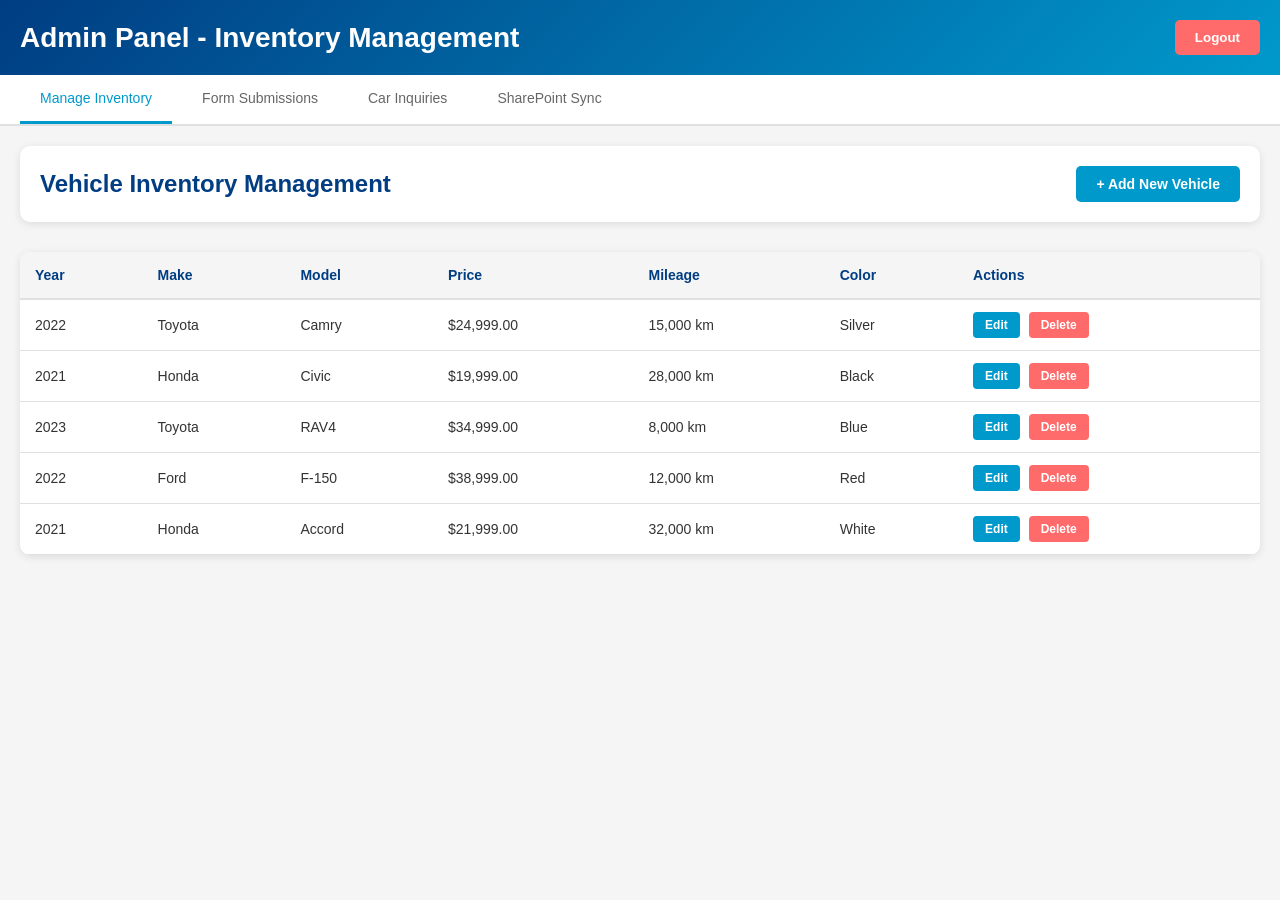
<file: admin.html>
<!DOCTYPE html>
<html lang="en">
<head>
    <meta charset="UTF-8">
    <meta name="viewport" content="width=device-width, initial-scale=1.0">
    <title>Admin Panel - Wavy Automotive Inc.</title>
    <link rel="stylesheet" href="css/admin.css">
</head>
<body>
    <div class="admin-container">
        <!-- Header -->
        <header class="admin-header">
            <div class="header-content">
                <h1>Admin Panel - Inventory Management</h1>
                <button class="btn-logout" onclick="logout()">Logout</button>
            </div>
        </header>

        <!-- Navigation -->
        <nav class="admin-nav">
            <button class="nav-btn active" onclick="switchTab('inventory')">Manage Inventory</button>
            <button class="nav-btn" onclick="switchTab('submissions')">Form Submissions</button>
            <button class="nav-btn" onclick="switchTab('inquiries')">Car Inquiries</button>
            <button class="nav-btn" onclick="switchTab('sharepoint')">SharePoint Sync</button>
        </nav>

        <!-- Main Content -->
        <main class="admin-main">
            <!-- Inventory Management Tab -->
            <section id="inventoryTab" class="tab-content active">
                <div class="section-header">
                    <h2>Vehicle Inventory Management</h2>
                    <button class="btn-primary" onclick="showAddVehicleForm()">+ Add New Vehicle</button>
                </div>

                <!-- Add/Edit Vehicle Form -->
                <div id="vehicleForm" class="vehicle-form" style="display: none;">
                    <h3 id="formTitle">Add New Vehicle</h3>
                    <form onsubmit="handleVehicleFormSubmit(event)">
                        <div class="form-row">
                            <div class="form-group">
                                <label for="make">Make *</label>
                                <input type="text" id="make" name="make" required>
                            </div>
                            <div class="form-group">
                                <label for="model">Model *</label>
                                <input type="text" id="model" name="model" required>
                            </div>
                        </div>
                        <div class="form-row">
                            <div class="form-group">
                                <label for="year">Year *</label>
                                <input type="number" id="year" name="year" min="1990" max="2099" required>
                            </div>
                            <div class="form-group">
                                <label for="price">Price *</label>
                                <input type="number" id="price" name="price" min="0" step="0.01" required>
                            </div>
                        </div>
                        <div class="form-row">
                            <div class="form-group">
                                <label for="mileage">Mileage (km) *</label>
                                <input type="number" id="mileage" name="mileage" min="0" required>
                            </div>
                            <div class="form-group">
                                <label for="color">Color</label>
                                <input type="text" id="color" name="color">
                            </div>
                        </div>
                        <div class="form-group">
                            <label for="image">Image URL</label>
                            <input type="url" id="image" name="image" placeholder="https://example.com/car-image.jpg">
                        </div>
                        <div class="form-actions">
                            <button type="submit" class="btn-primary">Save Vehicle</button>
                            <button type="button" class="btn-secondary" onclick="cancelVehicleForm()">Cancel</button>
                            <input type="hidden" id="editingCarId" value="">
                        </div>
                    </form>
                </div>

                <!-- Inventory Table -->
                <div class="table-container">
                    <table class="inventory-table">
                        <thead>
                            <tr>
                                <th>Year</th>
                                <th>Make</th>
                                <th>Model</th>
                                <th>Price</th>
                                <th>Mileage</th>
                                <th>Color</th>
                                <th>Actions</th>
                            </tr>
                        </thead>
                        <tbody id="inventoryTableBody">
                            <!-- Inventory rows will be inserted here -->
                        </tbody>
                    </table>
                    <p id="emptyMessage" class="empty-message">No vehicles in inventory. Add a new vehicle to get started.</p>
                </div>
            </section>

            <!-- Form Submissions Tab -->
            <section id="submissionsTab" class="tab-content">
                <div class="section-header">
                    <h2>Form Submissions</h2>
                    <button class="btn-secondary" onclick="clearSubmissions()">Clear All</button>
                </div>
                <div class="table-container">
                    <table class="submissions-table">
                        <thead>
                            <tr>
                                <th>Name</th>
                                <th>Email</th>
                                <th>Phone</th>
                                <th>Type</th>
                                <th>Date</th>
                                <th>Details</th>
                            </tr>
                        </thead>
                        <tbody id="submissionsTableBody">
                            <!-- Submissions will be inserted here -->
                        </tbody>
                    </table>
                    <p id="emptySubmissionsMessage" class="empty-message">No submissions yet.</p>
                </div>
            </section>

            <!-- Car Inquiries Tab -->
            <section id="inquiriesTab" class="tab-content">
                <div class="section-header">
                    <h2>Car Inquiries</h2>
                    <button class="btn-secondary" onclick="clearInquiries()">Clear All</button>
                </div>
                <div class="table-container">
                    <table class="inquiries-table">
                        <thead>
                            <tr>
                                <th>Vehicle</th>
                                <th>Name</th>
                                <th>Email</th>
                                <th>Phone</th>
                                <th>Test Drive</th>
                                <th>Date</th>
                                <th>Message</th>
                            </tr>
                        </thead>
                        <tbody id="inquiriesTableBody">
                            <!-- Inquiries will be inserted here -->
                        </tbody>
                    </table>
                    <p id="emptyInquiriesMessage" class="empty-message">No inquiries yet.</p>
                </div>
            </section>

            <!-- SharePoint Sync Tab -->
            <section id="sharepointTab" class="tab-content">
                <div class="section-header">
                    <h2>SharePoint Integration</h2>
                </div>
                <div class="sharepoint-info">
                    <h3>Connect to SharePoint Excel Sheet</h3>
                    <p>This feature allows you to sync your inventory with an Excel sheet stored on SharePoint. When enabled, your inventory will automatically update based on changes to the Excel file.</p>
                    
                    <div class="sharepoint-config">
                        <h4>SharePoint Configuration</h4>
                        <div class="form-group">
                            <label for="spSiteUrl">SharePoint Site URL *</label>
                            <input type="url" id="spSiteUrl" placeholder="https://wavyautomotive-my.sharepoint.com/personal/...">
                        </div>
                        <div class="form-group">
                            <label for="spSpreadsheetId">Spreadsheet ID *</label>
                            <input type="text" id="spSpreadsheetId" placeholder="Paste the spreadsheet ID from the SharePoint link">
                        </div>
                        <p class="info-text">The spreadsheet should have columns: Make, Model, Year, Price, Mileage, Color, Image URL</p>
                        <button class="btn-primary" onclick="setupSharePointSync()">Setup SharePoint Sync</button>
                    </div>

                    <div class="sync-status">
                        <h4>Sync Status</h4>
                        <p id="syncStatus" class="status-message">Not configured</p>
                        <button class="btn-secondary" onclick="syncInventoryNow()" style="display: none;" id="syncButton">Sync Now</button>
                    </div>

                    <div class="instructions">
                        <h4>Instructions:</h4>
                        <ol>
                            <li>Create an Excel file in SharePoint with your vehicle inventory</li>
                            <li>Copy the SharePoint URL and Spreadsheet ID above</li>
                            <li>Click "Setup SharePoint Sync" to establish the connection</li>
                            <li>Your inventory will automatically sync with the Excel file</li>
                        </ol>
                    </div>
                </div>
            </section>
        </main>
    </div>

    <script src="js/script.js"></script>
    <script src="js/admin.js"></script>
</body>
</html>
</file>
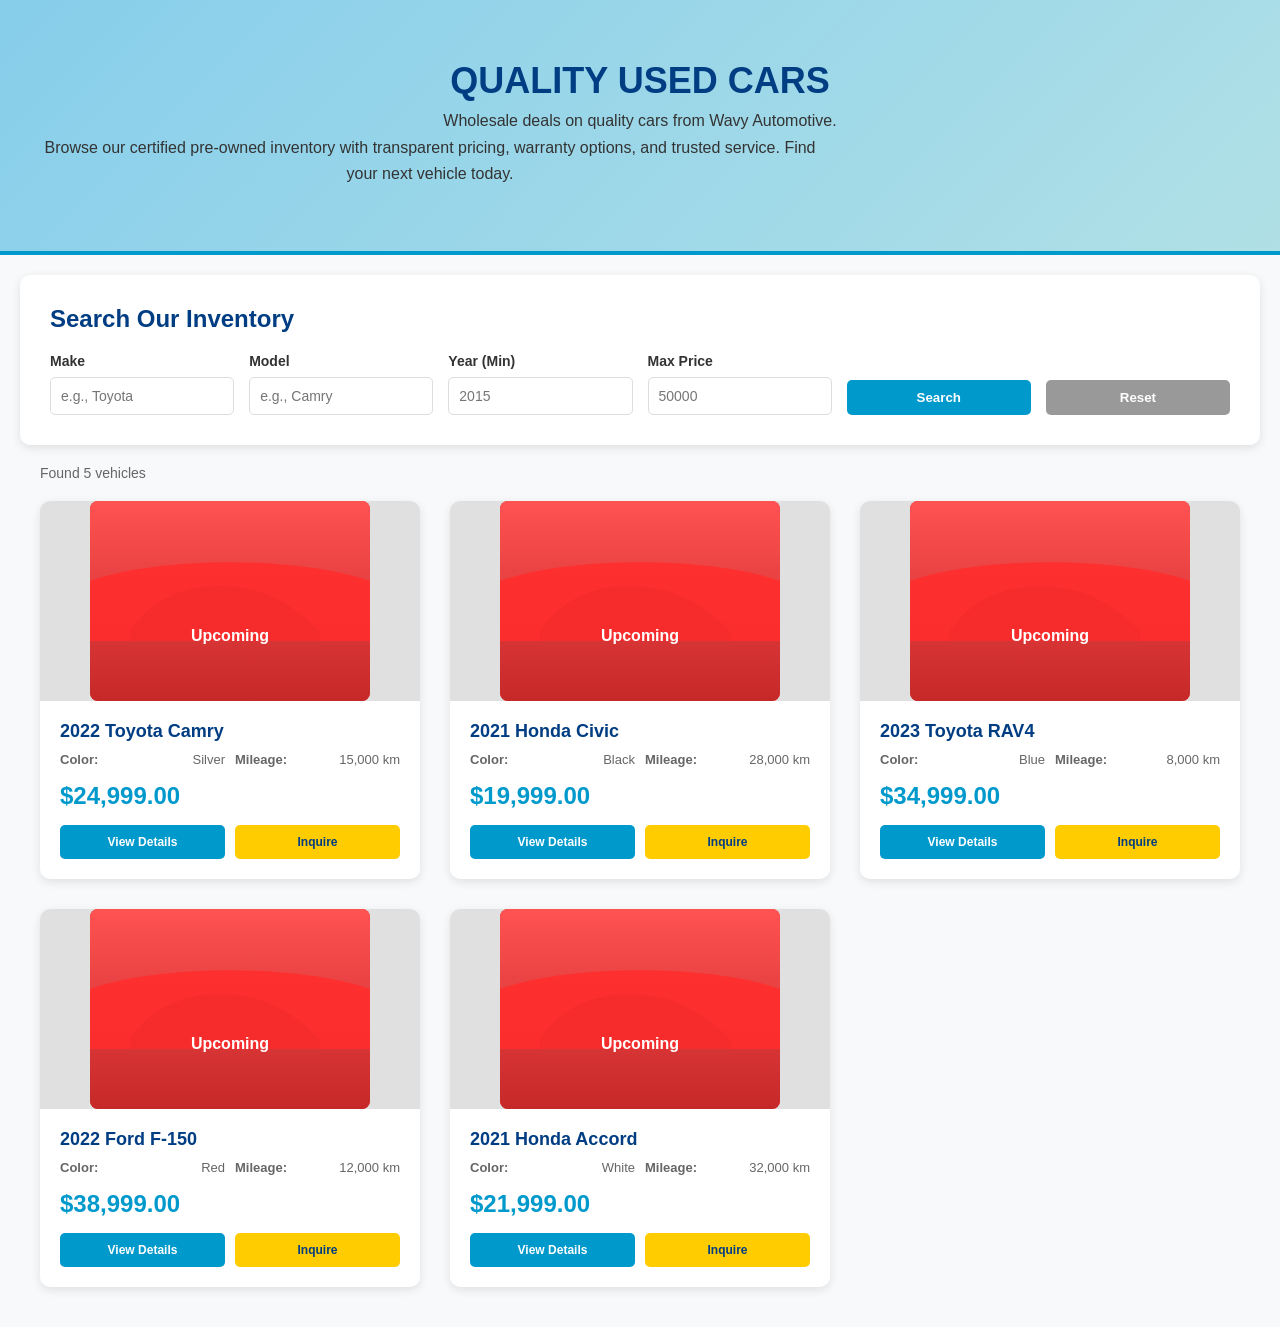
<file: inventory.html>
<!DOCTYPE html>
<html lang="en">
<head>
    <meta charset="UTF-8">
    <meta name="viewport" content="width=device-width, initial-scale=1.0">
    <title>Vehicle Inventory - Wavy Automotive Inc.</title>
    <link rel="stylesheet" href="css/inventory.css">
</head>
<body>
    <!-- Header -->
    <header class="inventory-header">
        <div class="header-content">
            <h1>QUALITY USED CARS</h1>
            <p>Wholesale deals on quality cars from Wavy Automotive.</p>
            <p class="inventory-subtitle">Browse our certified pre-owned inventory with transparent pricing, warranty options, and trusted service. Find your next vehicle today.</p>
        </div>
    </header>

    <!-- Filter Section -->
    <section class="filter-section">
        <div class="filter-container">
            <h2>Search Our Inventory</h2>
            <div class="filter-controls">
                <div class="filter-group">
                    <label for="filterMake">Make</label>
                    <input type="text" id="filterMake" placeholder="e.g., Toyota">
                </div>
                <div class="filter-group">
                    <label for="filterModel">Model</label>
                    <input type="text" id="filterModel" placeholder="e.g., Camry">
                </div>
                <div class="filter-group">
                    <label for="filterYear">Year (Min)</label>
                    <input type="number" id="filterYear" placeholder="2015" min="1990" max="2099">
                </div>
                <div class="filter-group">
                    <label for="filterPrice">Max Price</label>
                    <input type="number" id="filterPrice" placeholder="50000">
                </div>
                <button class="btn-filter" onclick="applyFilters()">Search</button>
                <button class="btn-filter btn-reset" onclick="resetFilters()">Reset</button>
            </div>
        </div>
    </section>

    <!-- Results Count -->
    <div class="results-info">
        <p>Found <span id="resultCount">0</span> vehicles</p>
    </div>

    <!-- Inventory Grid -->
    <section class="inventory-section">
        <div class="inventory-container" id="inventoryContainer">
            <!-- Cars will be loaded here -->
        </div>
    </section>

    <!-- No Results Message -->
    <div id="noResults" class="no-results" style="display: none;">
        <p>No vehicles found matching your criteria. Please adjust your search and try again.</p>
    </div>

    <script src="js/script.js"></script>
    <script src="js/inventory.js"></script>
</body>
</html>
</file>
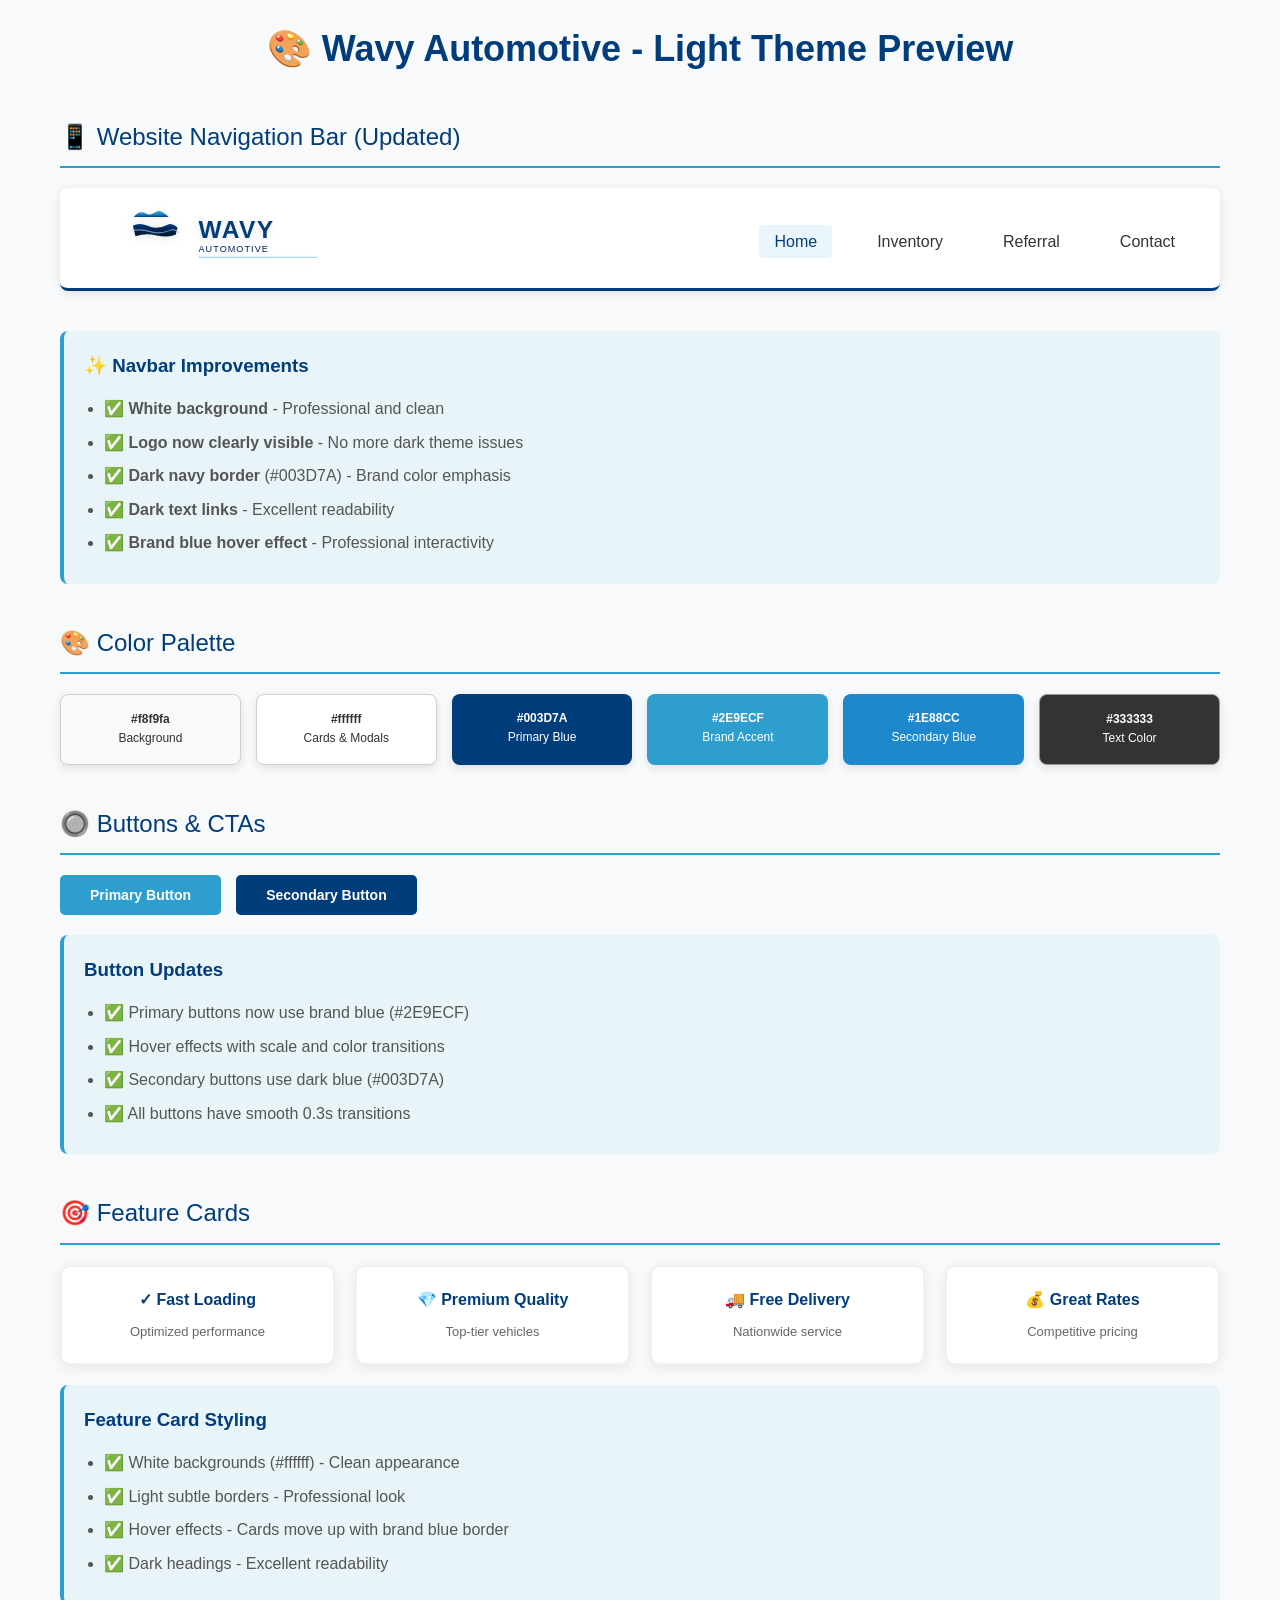
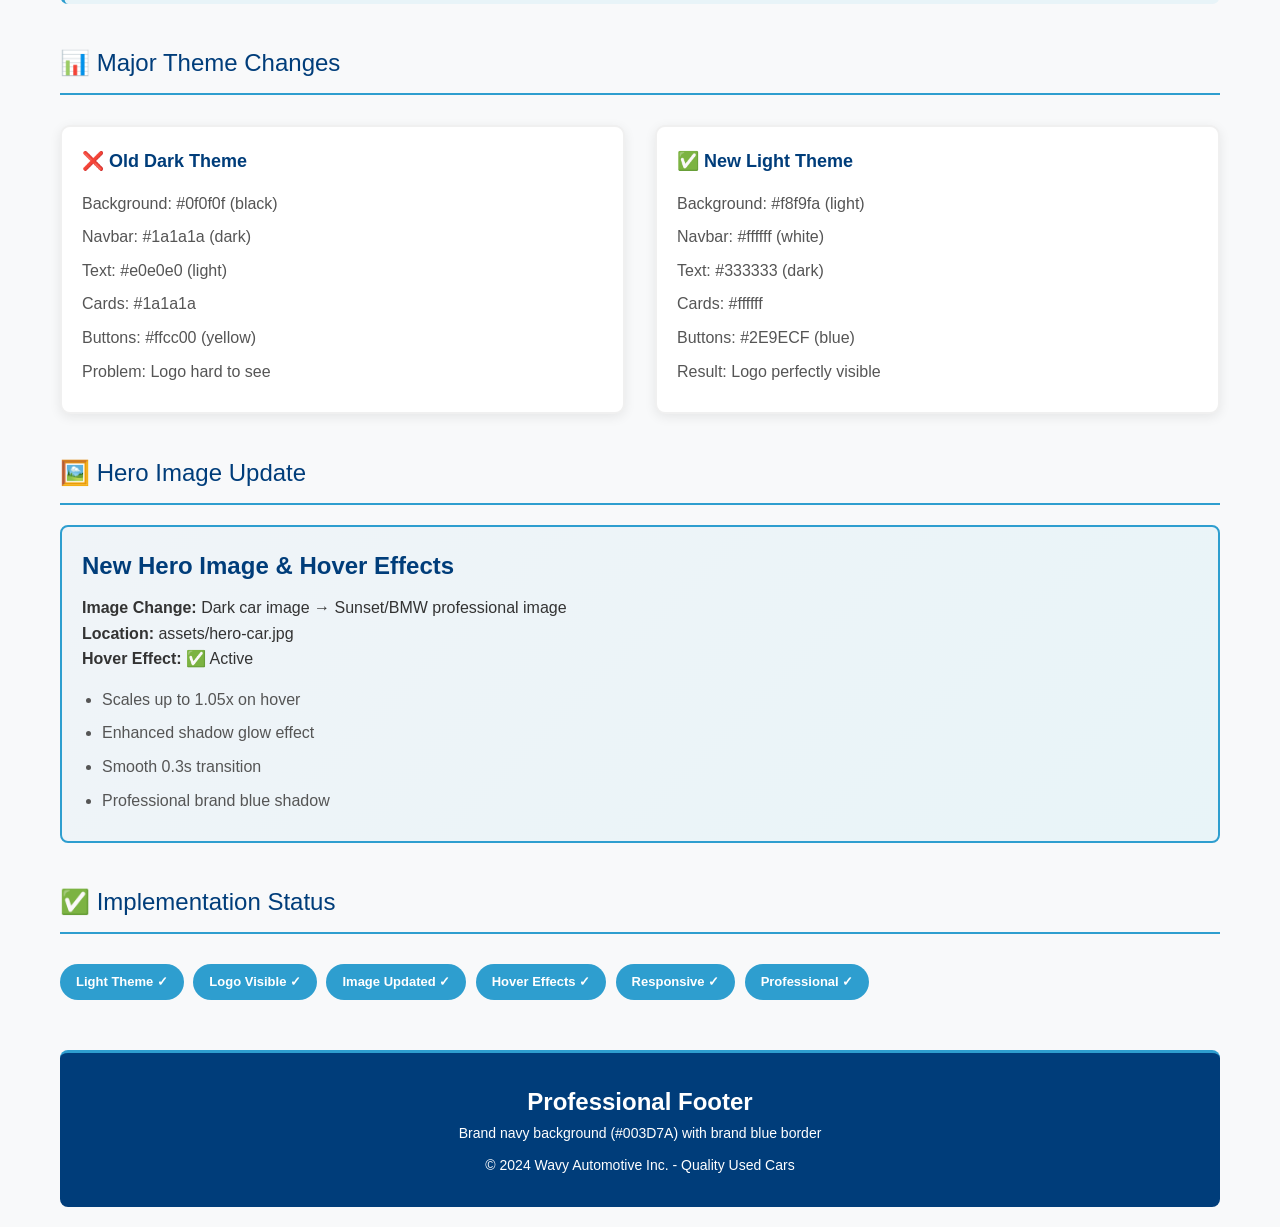
<file: LIGHT_THEME_PREVIEW.html>
<!DOCTYPE html>
<html lang="en">
<head>
    <meta charset="UTF-8">
    <meta name="viewport" content="width=device-width, initial-scale=1.0">
    <title>Wavy Automotive - Light Theme Preview</title>
    <style>
        * {
            margin: 0;
            padding: 0;
            box-sizing: border-box;
        }
        
        body {
            font-family: 'Segoe UI', Tahoma, Geneva, Verdana, sans-serif;
            background-color: #f8f9fa;
            color: #333333;
            line-height: 1.6;
        }
        
        .container {
            max-width: 1200px;
            margin: 0 auto;
            padding: 20px;
        }
        
        /* Navbar */
        .navbar {
            background-color: #ffffff;
            box-shadow: 0 2px 8px rgba(0,0,0,0.1);
            border-bottom: 3px solid #003D7A;
            margin-bottom: 40px;
            border-radius: 8px;
            overflow: hidden;
        }
        
        .nav-container {
            max-width: 1200px;
            margin: 0 auto;
            display: flex;
            justify-content: space-between;
            align-items: center;
            padding: 15px 30px;
        }
        
        .nav-brand {
            display: flex;
            align-items: center;
            gap: 20px;
        }
        
        .logo {
            height: 70px;
            width: auto;
            max-width: 280px;
            filter: drop-shadow(0 2px 4px rgba(0, 0, 0, 0.1));
            transition: transform 0.3s ease;
        }
        
        .logo:hover {
            transform: scale(1.05);
        }
        
        .nav-menu {
            list-style: none;
            display: flex;
            gap: 30px;
        }
        
        .nav-link {
            color: #333333;
            font-weight: 500;
            cursor: pointer;
            transition: color 0.3s ease, background-color 0.3s ease;
            padding: 8px 15px;
            border-radius: 4px;
            text-decoration: none;
        }
        
        .nav-link:hover,
        .nav-link.active {
            color: #003D7A;
            background-color: rgba(46, 158, 207, 0.1);
        }
        
        h1 {
            text-align: center;
            color: #003D7A;
            margin-bottom: 30px;
            font-size: 36px;
        }
        
        .section-title {
            font-size: 24px;
            color: #003D7A;
            margin: 40px 0 20px 0;
            padding-bottom: 10px;
            border-bottom: 2px solid #2E9ECF;
        }
        
        .comparison-grid {
            display: grid;
            grid-template-columns: 1fr 1fr;
            gap: 30px;
            margin: 30px 0;
        }
        
        .comparison-box {
            background: white;
            padding: 20px;
            border-radius: 10px;
            box-shadow: 0 3px 12px rgba(0,0,0,0.08);
            border: 2px solid #f0f0f0;
        }
        
        .comparison-box h3 {
            color: #003D7A;
            margin-bottom: 15px;
            font-size: 18px;
        }
        
        .color-palette {
            display: grid;
            grid-template-columns: repeat(auto-fit, minmax(150px, 1fr));
            gap: 15px;
            margin: 20px 0;
        }
        
        .color-swatch {
            border-radius: 8px;
            padding: 15px;
            text-align: center;
            color: white;
            font-size: 12px;
            box-shadow: 0 3px 8px rgba(0,0,0,0.1);
        }
        
        .features-grid {
            display: grid;
            grid-template-columns: repeat(auto-fit, minmax(250px, 1fr));
            gap: 20px;
            margin: 20px 0;
        }
        
        .feature-card {
            background: #ffffff;
            padding: 20px;
            border-radius: 10px;
            box-shadow: 0 3px 12px rgba(0,0,0,0.08);
            text-align: center;
            border: 2px solid #f0f0f0;
            transition: transform 0.3s ease, box-shadow 0.3s ease, border-color 0.3s ease;
            cursor: pointer;
        }
        
        .feature-card:hover {
            transform: translateY(-8px);
            box-shadow: 0 12px 30px rgba(46, 158, 207, 0.15);
            border-color: #2E9ECF;
        }
        
        .feature-card h4 {
            color: #003D7A;
            margin-bottom: 10px;
            font-size: 16px;
        }
        
        .feature-card p {
            color: #666666;
            font-size: 13px;
        }
        
        .highlight {
            background: #e8f4f8;
            padding: 20px;
            border-radius: 8px;
            border-left: 4px solid #2E9ECF;
            margin: 20px 0;
        }
        
        .highlight h3 {
            color: #003D7A;
            margin-bottom: 10px;
        }
        
        .button-demo {
            display: flex;
            gap: 15px;
            margin: 20px 0;
            flex-wrap: wrap;
        }
        
        .btn {
            padding: 12px 30px;
            border: none;
            border-radius: 5px;
            cursor: pointer;
            font-weight: bold;
            transition: all 0.3s ease;
            font-size: 14px;
        }
        
        .btn-primary {
            background-color: #2E9ECF;
            color: #ffffff;
        }
        
        .btn-primary:hover {
            background-color: #003D7A;
            transform: scale(1.05);
        }
        
        .btn-secondary {
            background-color: #003D7A;
            color: white;
        }
        
        .btn-secondary:hover {
            background-color: #2E9ECF;
        }
        
        .info-box {
            background: linear-gradient(135deg, #f0f4f8 0%, #e8f4f8 100%);
            border: 2px solid #2E9ECF;
            border-radius: 8px;
            padding: 20px;
            margin: 20px 0;
        }
        
        .info-box h2 {
            color: #003D7A;
            margin-bottom: 10px;
        }
        
        ul {
            margin-left: 20px;
            margin-top: 15px;
        }
        
        li {
            margin-bottom: 8px;
            color: #555;
        }
        
        .footer-preview {
            background-color: #003D7A;
            color: #ffffff;
            padding: 30px;
            text-align: center;
            border-radius: 8px;
            border-top: 3px solid #2E9ECF;
            margin-top: 40px;
        }
        
        .footer-preview p {
            color: #ffffff;
            font-size: 14px;
        }
        
        .status-badge {
            display: inline-block;
            background-color: #2E9ECF;
            color: white;
            padding: 8px 16px;
            border-radius: 20px;
            font-weight: bold;
            font-size: 13px;
            margin: 10px 5px 10px 0;
        }
        
        @media (max-width: 768px) {
            .comparison-grid {
                grid-template-columns: 1fr;
            }
            
            .nav-menu {
                gap: 15px;
                font-size: 14px;
            }
            
            h1 {
                font-size: 28px;
            }
        }
    </style>
</head>
<body>
    <div class="container">
        <h1>🎨 Wavy Automotive - Light Theme Preview</h1>
        
        <!-- Navbar Preview -->
        <section>
            <div class="section-title">📱 Website Navigation Bar (Updated)</div>
            <div class="navbar">
                <div class="nav-container">
                    <div class="nav-brand">
                        <svg xmlns="http://www.w3.org/2000/svg" viewBox="0 0 1200 400" class="logo" style="width: 280px;">
                            <defs>
                                <linearGradient id="blueGradient" x1="0%" y1="0%" x2="0%" y2="100%">
                                    <stop offset="0%" style="stop-color:#2E9ECF;stop-opacity:1" />
                                    <stop offset="50%" style="stop-color:#1E88CC;stop-opacity:1" />
                                    <stop offset="100%" style="stop-color:#003D7A;stop-opacity:1" />
                                </linearGradient>
                                <linearGradient id="darkGradient" x1="0%" y1="0%" x2="0%" y2="100%">
                                    <stop offset="0%" style="stop-color:#003D7A;stop-opacity:1" />
                                    <stop offset="50%" style="stop-color:#002050;stop-opacity:1" />
                                    <stop offset="100%" style="stop-color:#001A2E;stop-opacity:1" />
                                </linearGradient>
                            </defs>
                            <g>
                                <path d="M 50 80 Q 80 40, 120 60 Q 140 75, 180 50 Q 200 35, 250 80" fill="url(#blueGradient)" stroke="none"/>
                                <path d="M 40 100 Q 90 85, 150 100 Q 180 110, 240 95 Q 260 90, 290 110" fill="none" stroke="white" stroke-width="8" stroke-linecap="round" opacity="0.7"/>
                                <path d="M 45 130 Q 80 110, 130 130 Q 180 155, 240 125 Q 270 110, 300 140 L 290 180 Q 250 200, 180 185 Q 120 170, 60 190 Z" fill="url(#darkGradient)" stroke="none"/>
                                <path d="M 35 160 Q 85 145, 150 165 Q 200 180, 260 155 Q 285 145, 310 170" fill="none" stroke="#B0D4E8" stroke-width="6" stroke-linecap="round" opacity="0.6"/>
                            </g>
                            <text x="420" y="200" font-family="Arial, sans-serif" font-size="140" font-weight="900" fill="#003D7A" letter-spacing="8">WAVY</text>
                            <text x="420" y="280" font-family="Arial, sans-serif" font-size="52" font-weight="400" fill="#002050" letter-spacing="6">AUTOMOTIVE</text>
                            <line x1="420" y1="310" x2="1100" y2="310" stroke="#2E9ECF" stroke-width="3"/>
                        </svg>
                    </div>
                    <ul class="nav-menu">
                        <li><a href="#" class="nav-link active">Home</a></li>
                        <li><a href="#" class="nav-link">Inventory</a></li>
                        <li><a href="#" class="nav-link">Referral</a></li>
                        <li><a href="#" class="nav-link">Contact</a></li>
                    </ul>
                </div>
            </div>
            <div class="highlight">
                <h3>✨ Navbar Improvements</h3>
                <ul>
                    <li>✅ <strong>White background</strong> - Professional and clean</li>
                    <li>✅ <strong>Logo now clearly visible</strong> - No more dark theme issues</li>
                    <li>✅ <strong>Dark navy border</strong> (#003D7A) - Brand color emphasis</li>
                    <li>✅ <strong>Dark text links</strong> - Excellent readability</li>
                    <li>✅ <strong>Brand blue hover effect</strong> - Professional interactivity</li>
                </ul>
            </div>
        </section>
        
        <!-- Color Palette -->
        <section>
            <div class="section-title">🎨 Color Palette</div>
            <div class="color-palette">
                <div class="color-swatch" style="background-color: #f8f9fa; border: 1px solid #d0d0d0; color: #333;">
                    <strong>#f8f9fa</strong><br>Background
                </div>
                <div class="color-swatch" style="background-color: #ffffff; border: 1px solid #d0d0d0; color: #333;">
                    <strong>#ffffff</strong><br>Cards & Modals
                </div>
                <div class="color-swatch" style="background-color: #003D7A;">
                    <strong>#003D7A</strong><br>Primary Blue
                </div>
                <div class="color-swatch" style="background-color: #2E9ECF;">
                    <strong>#2E9ECF</strong><br>Brand Accent
                </div>
                <div class="color-swatch" style="background-color: #1E88CC;">
                    <strong>#1E88CC</strong><br>Secondary Blue
                </div>
                <div class="color-swatch" style="background-color: #333333; border: 1px solid #999;">
                    <strong>#333333</strong><br>Text Color
                </div>
            </div>
        </section>
        
        <!-- Buttons Demo -->
        <section>
            <div class="section-title">🔘 Buttons & CTAs</div>
            <div class="button-demo">
                <button class="btn btn-primary">Primary Button</button>
                <button class="btn btn-secondary">Secondary Button</button>
            </div>
            <div class="highlight">
                <h3>Button Updates</h3>
                <ul>
                    <li>✅ Primary buttons now use brand blue (#2E9ECF)</li>
                    <li>✅ Hover effects with scale and color transitions</li>
                    <li>✅ Secondary buttons use dark blue (#003D7A)</li>
                    <li>✅ All buttons have smooth 0.3s transitions</li>
                </ul>
            </div>
        </section>
        
        <!-- Feature Cards -->
        <section>
            <div class="section-title">🎯 Feature Cards</div>
            <div class="features-grid">
                <div class="feature-card">
                    <h4>✓ Fast Loading</h4>
                    <p>Optimized performance</p>
                </div>
                <div class="feature-card">
                    <h4>💎 Premium Quality</h4>
                    <p>Top-tier vehicles</p>
                </div>
                <div class="feature-card">
                    <h4>🚚 Free Delivery</h4>
                    <p>Nationwide service</p>
                </div>
                <div class="feature-card">
                    <h4>💰 Great Rates</h4>
                    <p>Competitive pricing</p>
                </div>
            </div>
            <div class="highlight">
                <h3>Feature Card Styling</h3>
                <ul>
                    <li>✅ White backgrounds (#ffffff) - Clean appearance</li>
                    <li>✅ Light subtle borders - Professional look</li>
                    <li>✅ Hover effects - Cards move up with brand blue border</li>
                    <li>✅ Dark headings - Excellent readability</li>
                </ul>
            </div>
        </section>
        
        <!-- Key Changes -->
        <section>
            <div class="section-title">📊 Major Theme Changes</div>
            <div class="comparison-grid">
                <div class="comparison-box">
                    <h3>❌ Old Dark Theme</h3>
                    <ul style="list-style: none; margin-left: 0;">
                        <li>Background: #0f0f0f (black)</li>
                        <li>Navbar: #1a1a1a (dark)</li>
                        <li>Text: #e0e0e0 (light)</li>
                        <li>Cards: #1a1a1a</li>
                        <li>Buttons: #ffcc00 (yellow)</li>
                        <li>Problem: Logo hard to see</li>
                    </ul>
                </div>
                <div class="comparison-box">
                    <h3>✅ New Light Theme</h3>
                    <ul style="list-style: none; margin-left: 0;">
                        <li>Background: #f8f9fa (light)</li>
                        <li>Navbar: #ffffff (white)</li>
                        <li>Text: #333333 (dark)</li>
                        <li>Cards: #ffffff</li>
                        <li>Buttons: #2E9ECF (blue)</li>
                        <li>Result: Logo perfectly visible</li>
                    </ul>
                </div>
            </div>
        </section>
        
        <!-- Hero Image Update -->
        <section>
            <div class="section-title">🖼️ Hero Image Update</div>
            <div class="info-box">
                <h2>New Hero Image & Hover Effects</h2>
                <p><strong>Image Change:</strong> Dark car image → Sunset/BMW professional image</p>
                <p><strong>Location:</strong> assets/hero-car.jpg</p>
                <p><strong>Hover Effect:</strong> ✅ Active</p>
                <ul>
                    <li>Scales up to 1.05x on hover</li>
                    <li>Enhanced shadow glow effect</li>
                    <li>Smooth 0.3s transition</li>
                    <li>Professional brand blue shadow</li>
                </ul>
            </div>
        </section>
        
        <!-- Status Badges -->
        <section>
            <div class="section-title">✅ Implementation Status</div>
            <div>
                <span class="status-badge">Light Theme ✓</span>
                <span class="status-badge">Logo Visible ✓</span>
                <span class="status-badge">Image Updated ✓</span>
                <span class="status-badge">Hover Effects ✓</span>
                <span class="status-badge">Responsive ✓</span>
                <span class="status-badge">Professional ✓</span>
            </div>
        </section>
        
        <!-- Footer Preview -->
        <div class="footer-preview">
            <h2>Professional Footer</h2>
            <p>Brand navy background (#003D7A) with brand blue border</p>
            <p style="margin-top: 10px;">© 2024 Wavy Automotive Inc. - Quality Used Cars</p>
        </div>
    </div>
</body>
</html>
</file>
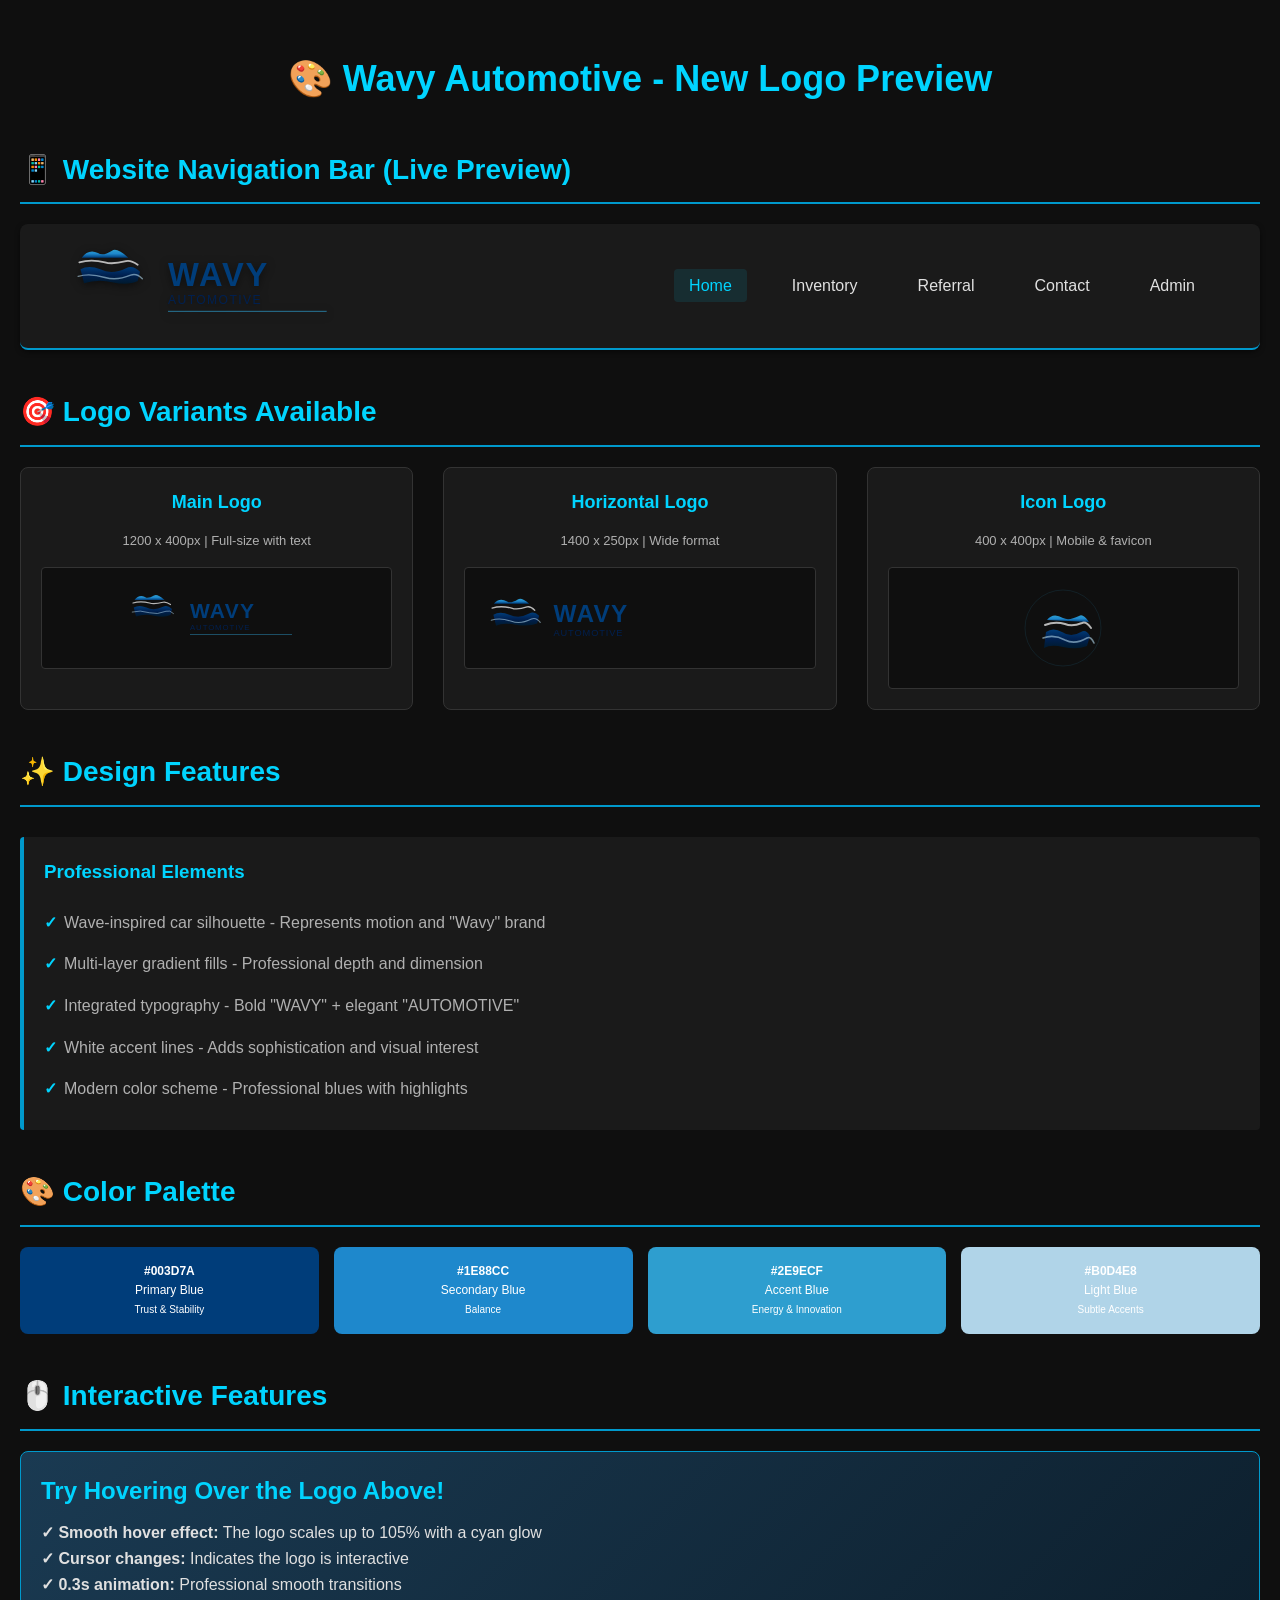
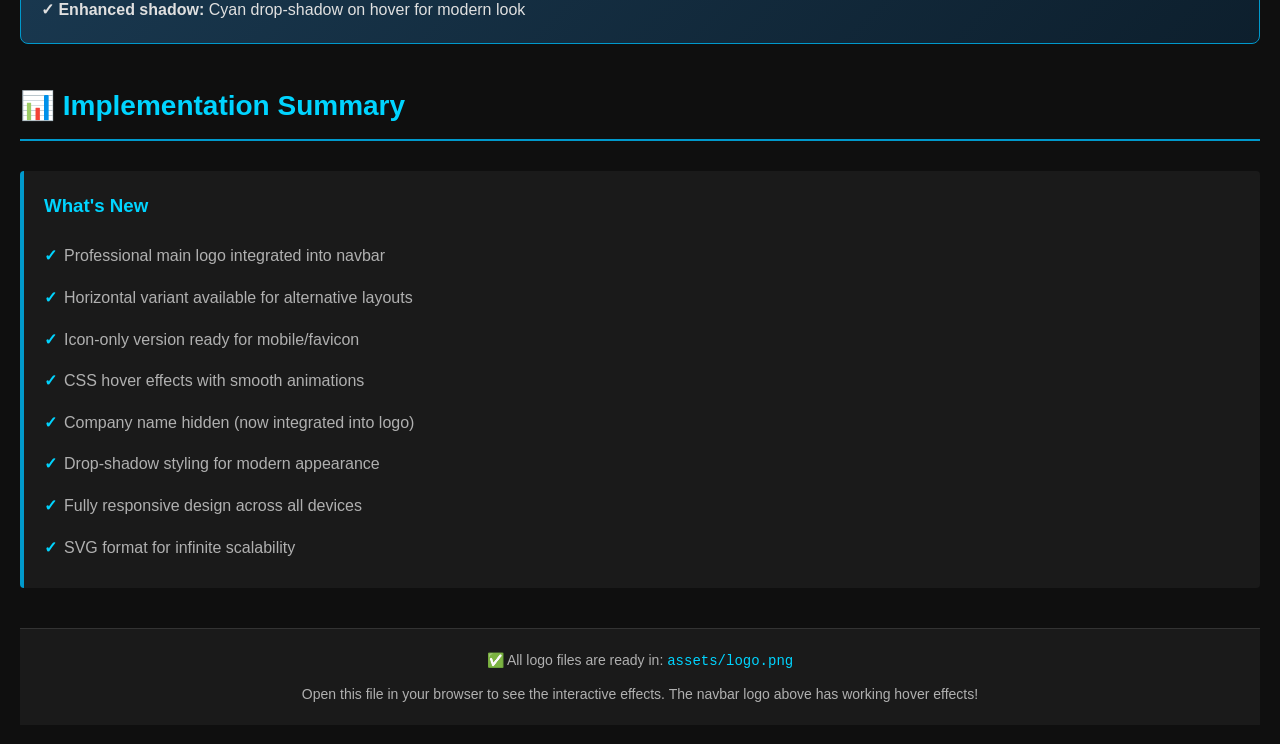
<file: LOGO_VISUAL_PREVIEW.html>
<!DOCTYPE html>
<html lang="en">
<head>
    <meta charset="UTF-8">
    <meta name="viewport" content="width=device-width, initial-scale=1.0">
    <title>Wavy Automotive - Logo Preview</title>
    <style>
        * {
            margin: 0;
            padding: 0;
            box-sizing: border-box;
        }
        
        body {
            font-family: 'Segoe UI', Tahoma, Geneva, Verdana, sans-serif;
            background-color: #0f0f0f;
            color: #e0e0e0;
            line-height: 1.6;
        }
        
        .preview-container {
            max-width: 1400px;
            margin: 0 auto;
            padding: 20px;
        }
        
        /* Navigation Bar Preview */
        .navbar {
            background-color: #1a1a1a;
            box-shadow: 0 2px 5px rgba(0,0,0,0.5);
            border-bottom: 2px solid #0099cc;
            margin-bottom: 40px;
            border-radius: 8px;
            overflow: hidden;
        }
        
        .nav-container {
            max-width: 1200px;
            margin: 0 auto;
            display: flex;
            justify-content: space-between;
            align-items: center;
            padding: 15px 30px;
        }
        
        .nav-brand {
            display: flex;
            align-items: center;
            gap: 20px;
        }
        
        .logo {
            height: 70px;
            width: auto;
            object-fit: contain;
            max-width: 280px;
            filter: drop-shadow(0 2px 4px rgba(0, 0, 0, 0.5));
            transition: transform 0.3s ease, filter 0.3s ease;
            cursor: pointer;
        }
        
        .logo:hover {
            transform: scale(1.05);
            filter: drop-shadow(0 4px 8px rgba(0, 212, 255, 0.4));
        }
        
        .nav-menu {
            list-style: none;
            display: flex;
            gap: 30px;
        }
        
        .nav-link {
            color: #e0e0e0;
            font-weight: 500;
            cursor: pointer;
            transition: color 0.3s ease;
            padding: 8px 15px;
            border-radius: 4px;
            text-decoration: none;
        }
        
        .nav-link:hover,
        .nav-link.active {
            color: #00d4ff;
            background-color: rgba(0, 212, 255, 0.1);
        }
        
        .section-title {
            font-size: 28px;
            color: #00d4ff;
            margin: 40px 0 20px 0;
            padding-bottom: 10px;
            border-bottom: 2px solid #0099cc;
        }
        
        .logo-variants {
            display: grid;
            grid-template-columns: repeat(auto-fit, minmax(300px, 1fr));
            gap: 30px;
            margin-bottom: 40px;
        }
        
        .logo-card {
            background-color: #1a1a1a;
            border: 1px solid #333;
            border-radius: 8px;
            padding: 20px;
            text-align: center;
        }
        
        .logo-card h3 {
            color: #00d4ff;
            margin-bottom: 15px;
            font-size: 18px;
        }
        
        .logo-card p {
            color: #b0b0b0;
            font-size: 13px;
            margin-bottom: 15px;
        }
        
        .logo-display {
            background-color: #0f0f0f;
            border: 1px solid #333;
            border-radius: 4px;
            padding: 20px;
            display: flex;
            align-items: center;
            justify-content: center;
            min-height: 120px;
        }
        
        .logo-display img {
            max-height: 100px;
            max-width: 100%;
            filter: drop-shadow(0 2px 4px rgba(0, 0, 0, 0.5));
        }
        
        .features {
            background-color: #1a1a1a;
            border-left: 4px solid #0099cc;
            padding: 20px;
            border-radius: 4px;
            margin: 30px 0;
        }
        
        .features h3 {
            color: #00d4ff;
            margin-bottom: 15px;
        }
        
        .features ul {
            list-style: none;
            padding-left: 0;
        }
        
        .features li {
            color: #b0b0b0;
            padding: 8px 0;
            padding-left: 20px;
            position: relative;
        }
        
        .features li:before {
            content: "✓";
            position: absolute;
            left: 0;
            color: #00d4ff;
            font-weight: bold;
        }
        
        .color-palette {
            display: grid;
            grid-template-columns: repeat(auto-fit, minmax(150px, 1fr));
            gap: 15px;
            margin: 20px 0;
        }
        
        .color-swatch {
            border-radius: 8px;
            padding: 15px;
            text-align: center;
            color: white;
            font-size: 12px;
        }
        
        .info-box {
            background: linear-gradient(135deg, #1a3a52 0%, #0d1f2d 100%);
            border: 1px solid #0099cc;
            border-radius: 8px;
            padding: 20px;
            margin: 20px 0;
        }
        
        .info-box h2 {
            color: #00d4ff;
            margin-bottom: 10px;
        }
        
        @media (max-width: 768px) {
            .nav-menu {
                gap: 15px;
                font-size: 14px;
            }
            
            .nav-link {
                padding: 5px 10px;
            }
            
            .logo {
                height: 50px;
            }
        }
    </style>
</head>
<body>
    <div class="preview-container">
        <h1 style="text-align: center; margin: 30px 0; color: #00d4ff; font-size: 36px;">
            🎨 Wavy Automotive - New Logo Preview
        </h1>
        
        <!-- Navigation Bar Preview -->
        <h2 class="section-title">📱 Website Navigation Bar (Live Preview)</h2>
        <div class="navbar">
            <div class="nav-container">
                <div class="nav-brand">
                    <svg xmlns="http://www.w3.org/2000/svg" viewBox="0 0 1200 400" width="1200" height="400" preserveAspectRatio="xMidYMid meet" class="logo" style="width: 280px; height: auto;">
                        <defs>
                            <linearGradient id="blueGradient" x1="0%" y1="0%" x2="0%" y2="100%">
                                <stop offset="0%" style="stop-color:#2E9ECF;stop-opacity:1" />
                                <stop offset="50%" style="stop-color:#1E88CC;stop-opacity:1" />
                                <stop offset="100%" style="stop-color:#003D7A;stop-opacity:1" />
                            </linearGradient>
                            <linearGradient id="darkGradient" x1="0%" y1="0%" x2="0%" y2="100%">
                                <stop offset="0%" style="stop-color:#003D7A;stop-opacity:1" />
                                <stop offset="50%" style="stop-color:#002050;stop-opacity:1" />
                                <stop offset="100%" style="stop-color:#001A2E;stop-opacity:1" />
                            </linearGradient>
                        </defs>
                        <g>
                            <path d="M 50 80 Q 80 40, 120 60 Q 140 75, 180 50 Q 200 35, 250 80" fill="url(#blueGradient)" stroke="none"/>
                            <path d="M 40 100 Q 90 85, 150 100 Q 180 110, 240 95 Q 260 90, 290 110" fill="none" stroke="white" stroke-width="8" stroke-linecap="round" opacity="0.7"/>
                            <path d="M 45 130 Q 80 110, 130 130 Q 180 155, 240 125 Q 270 110, 300 140 L 290 180 Q 250 200, 180 185 Q 120 170, 60 190 Z" fill="url(#darkGradient)" stroke="none"/>
                            <path d="M 35 160 Q 85 145, 150 165 Q 200 180, 260 155 Q 285 145, 310 170" fill="none" stroke="#B0D4E8" stroke-width="6" stroke-linecap="round" opacity="0.6"/>
                        </g>
                        <text x="420" y="200" font-family="Arial, sans-serif" font-size="140" font-weight="900" fill="#003D7A" letter-spacing="8">WAVY</text>
                        <text x="420" y="280" font-family="Arial, sans-serif" font-size="52" font-weight="400" fill="#002050" letter-spacing="6">AUTOMOTIVE</text>
                        <line x1="420" y1="310" x2="1100" y2="310" stroke="#2E9ECF" stroke-width="3"/>
                    </svg>
                </div>
                <ul class="nav-menu">
                    <li><a href="#" class="nav-link active">Home</a></li>
                    <li><a href="#" class="nav-link">Inventory</a></li>
                    <li><a href="#" class="nav-link">Referral</a></li>
                    <li><a href="#" class="nav-link">Contact</a></li>
                    <li><a href="#" class="nav-link">Admin</a></li>
                </ul>
            </div>
        </div>
        
        <!-- Logo Variants -->
        <h2 class="section-title">🎯 Logo Variants Available</h2>
        <div class="logo-variants">
            <div class="logo-card">
                <h3>Main Logo</h3>
                <p>1200 x 400px | Full-size with text</p>
                <div class="logo-display" style="min-height: 100px;">
                    <svg xmlns="http://www.w3.org/2000/svg" viewBox="0 0 1200 400" style="height: 60px; width: auto;">
                        <defs>
                            <linearGradient id="blueGradient1" x1="0%" y1="0%" x2="0%" y2="100%">
                                <stop offset="0%" style="stop-color:#2E9ECF;stop-opacity:1" />
                                <stop offset="50%" style="stop-color:#1E88CC;stop-opacity:1" />
                                <stop offset="100%" style="stop-color:#003D7A;stop-opacity:1" />
                            </linearGradient>
                            <linearGradient id="darkGradient1" x1="0%" y1="0%" x2="0%" y2="100%">
                                <stop offset="0%" style="stop-color:#003D7A;stop-opacity:1" />
                                <stop offset="50%" style="stop-color:#002050;stop-opacity:1" />
                                <stop offset="100%" style="stop-color:#001A2E;stop-opacity:1" />
                            </linearGradient>
                        </defs>
                        <g>
                            <path d="M 50 80 Q 80 40, 120 60 Q 140 75, 180 50 Q 200 35, 250 80" fill="url(#blueGradient1)" stroke="none"/>
                            <path d="M 40 100 Q 90 85, 150 100 Q 180 110, 240 95 Q 260 90, 290 110" fill="none" stroke="white" stroke-width="8" stroke-linecap="round" opacity="0.7"/>
                            <path d="M 45 130 Q 80 110, 130 130 Q 180 155, 240 125 Q 270 110, 300 140 L 290 180 Q 250 200, 180 185 Q 120 170, 60 190 Z" fill="url(#darkGradient1)" stroke="none"/>
                            <path d="M 35 160 Q 85 145, 150 165 Q 200 180, 260 155 Q 285 145, 310 170" fill="none" stroke="#B0D4E8" stroke-width="6" stroke-linecap="round" opacity="0.6"/>
                        </g>
                        <text x="420" y="200" font-family="Arial, sans-serif" font-size="140" font-weight="900" fill="#003D7A" letter-spacing="8">WAVY</text>
                        <text x="420" y="280" font-family="Arial, sans-serif" font-size="52" font-weight="400" fill="#002050" letter-spacing="6">AUTOMOTIVE</text>
                        <line x1="420" y1="310" x2="1100" y2="310" stroke="#2E9ECF" stroke-width="3"/>
                    </svg>
                </div>
            </div>
            
            <div class="logo-card">
                <h3>Horizontal Logo</h3>
                <p>1400 x 250px | Wide format</p>
                <div class="logo-display" style="min-height: 100px;">
                    <svg xmlns="http://www.w3.org/2000/svg" viewBox="0 0 1400 250" style="height: 60px; width: auto;">
                        <defs>
                            <linearGradient id="blueGradient2" x1="0%" y1="0%" x2="0%" y2="100%">
                                <stop offset="0%" style="stop-color:#2E9ECF;stop-opacity:1" />
                                <stop offset="50%" style="stop-color:#1E88CC;stop-opacity:1" />
                                <stop offset="100%" style="stop-color:#003D7A;stop-opacity:1" />
                            </linearGradient>
                            <linearGradient id="darkGradient2" x1="0%" y1="0%" x2="0%" y2="100%">
                                <stop offset="0%" style="stop-color:#003D7A;stop-opacity:1" />
                                <stop offset="50%" style="stop-color:#002050;stop-opacity:1" />
                                <stop offset="100%" style="stop-color:#001A2E;stop-opacity:1" />
                            </linearGradient>
                        </defs>
                        <g>
                            <path d="M 40 60 Q 65 30, 100 50 Q 115 62, 150 40 Q 165 30, 200 60" fill="url(#blueGradient2)" stroke="none"/>
                            <path d="M 32 80 Q 72 68, 120 80 Q 145 90, 190 75 Q 205 70, 225 90" fill="none" stroke="white" stroke-width="6" stroke-linecap="round" opacity="0.7"/>
                            <path d="M 38 110 Q 68 93, 110 110 Q 155 130, 200 105 Q 222 92, 245 115 L 236 150 Q 200 165, 140 155 Q 80 145, 50 160 Z" fill="url(#darkGradient2)" stroke="none"/>
                            <path d="M 28 135 Q 70 122, 120 140 Q 160 155, 210 130 Q 230 120, 250 145" fill="none" stroke="#B0D4E8" stroke-width="5" stroke-linecap="round" opacity="0.6"/>
                        </g>
                        <text x="310" y="145" font-family="Arial, sans-serif" font-size="110" font-weight="900" fill="#003D7A" letter-spacing="6">WAVY</text>
                        <text x="310" y="205" font-family="Arial, sans-serif" font-size="42" font-weight="400" fill="#002050" letter-spacing="4">AUTOMOTIVE</text>
                    </svg>
                </div>
            </div>
            
            <div class="logo-card">
                <h3>Icon Logo</h3>
                <p>400 x 400px | Mobile & favicon</p>
                <div class="logo-display" style="min-height: 120px;">
                    <svg xmlns="http://www.w3.org/2000/svg" viewBox="0 0 400 400" style="height: 80px; width: 80px;">
                        <defs>
                            <linearGradient id="blueGradient3" x1="0%" y1="0%" x2="0%" y2="100%">
                                <stop offset="0%" style="stop-color:#2E9ECF;stop-opacity:1" />
                                <stop offset="50%" style="stop-color:#1E88CC;stop-opacity:1" />
                                <stop offset="100%" style="stop-color:#003D7A;stop-opacity:1" />
                            </linearGradient>
                            <linearGradient id="darkGradient3" x1="0%" y1="0%" x2="0%" y2="100%">
                                <stop offset="0%" style="stop-color:#003D7A;stop-opacity:1" />
                                <stop offset="50%" style="stop-color:#002050;stop-opacity:1" />
                                <stop offset="100%" style="stop-color:#001A2E;stop-opacity:1" />
                            </linearGradient>
                        </defs>
                        <circle cx="200" cy="200" r="190" fill="none" stroke="#2E9ECF" stroke-width="2" opacity="0.3"/>
                        <g transform="translate(200, 200)">
                            <path d="M -80 -40 Q -50 -80, 0 -50 Q 30 -35, 80 -60 Q 100 -75, 130 -30" fill="url(#blueGradient3)" stroke="none"/>
                            <path d="M -90 -15 Q -40 -35, 10 -20 Q 45 -5, 95 -25 Q 115 -35, 140 0" fill="none" stroke="white" stroke-width="10" stroke-linecap="round" opacity="0.7"/>
                            <path d="M -85 20 Q -50 -5, -5 20 Q 40 50, 90 20 Q 115 5, 135 40 L 120 90 Q 70 110, 0 95 Q -60 80, -95 100 Z" fill="url(#darkGradient3)" stroke="none"/>
                            <path d="M -100 50 Q -45 30, 10 60 Q 60 85, 120 50 Q 140 40, 155 75" fill="none" stroke="#B0D4E8" stroke-width="8" stroke-linecap="round" opacity="0.6"/>
                        </g>
                    </svg>
                </div>
            </div>
        </div>
        
        <!-- Design Features -->
        <h2 class="section-title">✨ Design Features</h2>
        <div class="features">
            <h3>Professional Elements</h3>
            <ul>
                <li>Wave-inspired car silhouette - Represents motion and "Wavy" brand</li>
                <li>Multi-layer gradient fills - Professional depth and dimension</li>
                <li>Integrated typography - Bold "WAVY" + elegant "AUTOMOTIVE"</li>
                <li>White accent lines - Adds sophistication and visual interest</li>
                <li>Modern color scheme - Professional blues with highlights</li>
            </ul>
        </div>
        
        <!-- Color Palette -->
        <h2 class="section-title">🎨 Color Palette</h2>
        <div class="color-palette">
            <div class="color-swatch" style="background-color: #003D7A;">
                <strong>#003D7A</strong><br>Primary Blue<br><small>Trust & Stability</small>
            </div>
            <div class="color-swatch" style="background-color: #1E88CC;">
                <strong>#1E88CC</strong><br>Secondary Blue<br><small>Balance</small>
            </div>
            <div class="color-swatch" style="background-color: #2E9ECF;">
                <strong>#2E9ECF</strong><br>Accent Blue<br><small>Energy & Innovation</small>
            </div>
            <div class="color-swatch" style="background-color: #B0D4E8;">
                <strong>#B0D4E8</strong><br>Light Blue<br><small>Subtle Accents</small>
            </div>
        </div>
        
        <!-- Interactive Demo -->
        <h2 class="section-title">🖱️ Interactive Features</h2>
        <div class="info-box">
            <h2>Try Hovering Over the Logo Above!</h2>
            <p>
                <strong>✓ Smooth hover effect:</strong> The logo scales up to 105% with a cyan glow<br>
                <strong>✓ Cursor changes:</strong> Indicates the logo is interactive<br>
                <strong>✓ 0.3s animation:</strong> Professional smooth transitions<br>
                <strong>✓ Enhanced shadow:</strong> Cyan drop-shadow on hover for modern look
            </p>
        </div>
        
        <!-- Summary -->
        <h2 class="section-title">📊 Implementation Summary</h2>
        <div class="features">
            <h3>What's New</h3>
            <ul>
                <li>Professional main logo integrated into navbar</li>
                <li>Horizontal variant available for alternative layouts</li>
                <li>Icon-only version ready for mobile/favicon</li>
                <li>CSS hover effects with smooth animations</li>
                <li>Company name hidden (now integrated into logo)</li>
                <li>Drop-shadow styling for modern appearance</li>
                <li>Fully responsive design across all devices</li>
                <li>SVG format for infinite scalability</li>
            </ul>
        </div>
        
        <!-- Footer Note -->
        <div style="background-color: #1a1a1a; border-top: 1px solid #333; margin-top: 40px; padding: 20px; text-align: center; color: #b0b0b0; font-size: 14px;">
            <p>✅ All logo files are ready in: <code style="color: #00d4ff;">assets/logo.png</code></p>
            <p style="margin-top: 10px;">Open this file in your browser to see the interactive effects. The navbar logo above has working hover effects!</p>
        </div>
    </div>
</body>
</html>
</file>
<file: css/admin.css>
/* Admin Panel Styles */
* {
    margin: 0;
    padding: 0;
    box-sizing: border-box;
}

body {
    font-family: 'Segoe UI', Tahoma, Geneva, Verdana, sans-serif;
    background-color: #f5f5f5;
    color: #333;
}

.admin-container {
    display: flex;
    flex-direction: column;
    min-height: 100vh;
}

/* Header */
.admin-header {
    background: linear-gradient(135deg, #003d82 0%, #0099cc 100%);
    color: white;
    padding: 20px;
    box-shadow: 0 3px 10px rgba(0,0,0,0.2);
}

.header-content {
    max-width: 1400px;
    margin: 0 auto;
    display: flex;
    justify-content: space-between;
    align-items: center;
}

.admin-header h1 {
    font-size: 28px;
    margin: 0;
}

.btn-logout {
    padding: 10px 20px;
    background-color: #ff6b6b;
    color: white;
    border: none;
    border-radius: 5px;
    cursor: pointer;
    font-weight: bold;
    transition: background-color 0.3s ease;
}

.btn-logout:hover {
    background-color: #ff5252;
}

/* Navigation */
.admin-nav {
    background-color: white;
    border-bottom: 2px solid #e0e0e0;
    padding: 0 20px;
    display: flex;
    gap: 10px;
    overflow-x: auto;
}

.nav-btn {
    padding: 15px 20px;
    border: none;
    background: none;
    cursor: pointer;
    font-size: 14px;
    font-weight: 500;
    color: #666;
    border-bottom: 3px solid transparent;
    transition: all 0.3s ease;
    white-space: nowrap;
}

.nav-btn:hover {
    color: #0099cc;
}

.nav-btn.active {
    color: #0099cc;
    border-bottom-color: #0099cc;
}

/* Main Content */
.admin-main {
    flex: 1;
    max-width: 1400px;
    width: 100%;
    margin: 0 auto;
    padding: 20px;
}

.tab-content {
    display: none;
    animation: fadeIn 0.3s ease;
}

.tab-content.active {
    display: block;
}

@keyframes fadeIn {
    from {
        opacity: 0;
        transform: translateY(10px);
    }
    to {
        opacity: 1;
        transform: translateY(0);
    }
}

/* Section Headers */
.section-header {
    display: flex;
    justify-content: space-between;
    align-items: center;
    margin-bottom: 30px;
    background: white;
    padding: 20px;
    border-radius: 10px;
    box-shadow: 0 2px 8px rgba(0,0,0,0.1);
}

.section-header h2 {
    font-size: 24px;
    color: #003d82;
    margin: 0;
}

/* Buttons */
.btn-primary,
.btn-secondary {
    padding: 10px 20px;
    border: none;
    border-radius: 5px;
    cursor: pointer;
    font-weight: bold;
    transition: all 0.3s ease;
    font-size: 14px;
}

.btn-primary {
    background-color: #0099cc;
    color: white;
}

.btn-primary:hover {
    background-color: #0077aa;
}

.btn-secondary {
    background-color: #e0e0e0;
    color: #333;
}

.btn-secondary:hover {
    background-color: #d0d0d0;
}

/* Vehicle Form */
.vehicle-form {
    background: white;
    padding: 30px;
    border-radius: 10px;
    margin-bottom: 30px;
    box-shadow: 0 2px 8px rgba(0,0,0,0.1);
}

.vehicle-form h3 {
    color: #003d82;
    margin-bottom: 20px;
    font-size: 18px;
}

.form-row {
    display: grid;
    grid-template-columns: 1fr 1fr;
    gap: 20px;
    margin-bottom: 20px;
}

.form-group {
    display: flex;
    flex-direction: column;
    gap: 8px;
}

.form-group label {
    font-weight: bold;
    font-size: 14px;
    color: #333;
}

.form-group input,
.form-group select {
    padding: 10px;
    border: 1px solid #ddd;
    border-radius: 5px;
    font-size: 14px;
    transition: border-color 0.3s ease;
}

.form-group input:focus,
.form-group select:focus {
    outline: none;
    border-color: #0099cc;
    box-shadow: 0 0 5px rgba(0, 153, 204, 0.3);
}

.form-actions {
    display: flex;
    gap: 10px;
    margin-top: 20px;
}

.form-actions button {
    flex: 1;
    padding: 12px;
    font-size: 14px;
}

/* Tables */
.table-container {
    background: white;
    border-radius: 10px;
    overflow: hidden;
    box-shadow: 0 2px 8px rgba(0,0,0,0.1);
    overflow-x: auto;
}

table {
    width: 100%;
    border-collapse: collapse;
}

thead {
    background-color: #f5f5f5;
    border-bottom: 2px solid #e0e0e0;
}

th {
    padding: 15px;
    text-align: left;
    font-weight: bold;
    color: #003d82;
    font-size: 14px;
}

td {
    padding: 12px 15px;
    border-bottom: 1px solid #e0e0e0;
    font-size: 14px;
}

tbody tr:hover {
    background-color: #f9f9f9;
}

/* Action Buttons in Table */
.action-btn {
    padding: 6px 12px;
    margin-right: 5px;
    border: none;
    border-radius: 4px;
    cursor: pointer;
    font-size: 12px;
    font-weight: bold;
    transition: all 0.3s ease;
}

.btn-edit {
    background-color: #0099cc;
    color: white;
}

.btn-edit:hover {
    background-color: #0077aa;
}

.btn-delete {
    background-color: #ff6b6b;
    color: white;
}

.btn-delete:hover {
    background-color: #ff5252;
}

.btn-view {
    background-color: #4caf50;
    color: white;
}

.btn-view:hover {
    background-color: #45a049;
}

/* Empty Message */
.empty-message {
    text-align: center;
    padding: 40px 20px;
    color: #999;
    font-size: 16px;
}

/* SharePoint Section */
.sharepoint-info {
    background: white;
    padding: 30px;
    border-radius: 10px;
    box-shadow: 0 2px 8px rgba(0,0,0,0.1);
}

.sharepoint-info h3 {
    color: #003d82;
    margin-bottom: 10px;
    font-size: 18px;
}

.sharepoint-info > p {
    color: #666;
    margin-bottom: 30px;
    line-height: 1.6;
}

.sharepoint-config,
.sync-status,
.instructions {
    margin-bottom: 30px;
    padding: 20px;
    background-color: #f9f9f9;
    border-left: 4px solid #0099cc;
    border-radius: 5px;
}

.sharepoint-config h4,
.sync-status h4,
.instructions h4 {
    color: #003d82;
    margin-bottom: 15px;
    font-size: 16px;
}

.info-text {
    color: #666;
    font-size: 13px;
    margin-top: 10px;
    margin-bottom: 15px;
}

.status-message {
    padding: 10px;
    background-color: #fff3cd;
    border-left: 4px solid #ffc107;
    color: #856404;
    border-radius: 3px;
    margin-bottom: 15px;
}

.instructions ol {
    margin-left: 20px;
    color: #666;
    line-height: 1.8;
}

/* Responsive Design */
@media (max-width: 768px) {
    .admin-header {
        flex-direction: column;
    }

    .header-content {
        flex-direction: column;
        gap: 15px;
        text-align: center;
    }

    .admin-header h1 {
        font-size: 22px;
    }

    .form-row {
        grid-template-columns: 1fr;
    }

    .section-header {
        flex-direction: column;
        align-items: flex-start;
        gap: 15px;
    }

    .section-header h2 {
        font-size: 20px;
    }

    .admin-nav {
        flex-wrap: wrap;
    }

    .nav-btn {
        padding: 12px 15px;
        font-size: 13px;
    }

    .table-container {
        font-size: 12px;
    }

    th, td {
        padding: 10px;
    }

    .action-btn {
        padding: 5px 10px;
        font-size: 11px;
        margin-right: 3px;
    }
}

@media (max-width: 480px) {
    .admin-main {
        padding: 10px;
    }

    .vehicle-form,
    .sharepoint-info {
        padding: 15px;
    }

    .admin-header h1 {
        font-size: 18px;
    }

    .section-header {
        margin-bottom: 15px;
    }

    .section-header h2 {
        font-size: 18px;
    }

    .form-actions {
        flex-direction: column;
    }

    table {
        font-size: 12px;
    }

    th, td {
        padding: 8px;
    }

    .action-btn {
        display: block;
        width: 100%;
        margin-bottom: 5px;
        margin-right: 0;
    }
}
</file>
<file: css/inventory.css>
/* Inventory Styles */
body {
    margin: 0;
    padding: 0;
    font-family: 'Segoe UI', Tahoma, Geneva, Verdana, sans-serif;
    background-color: #f8f9fa;
    color: #333;
}

/* Header */
.inventory-header {
    background: linear-gradient(135deg, #87ceeb 0%, #b0e0e6 100%);
    padding: 60px 30px;
    text-align: center;
    border-bottom: 4px solid #0099cc;
}

.header-content h1 {
    font-size: 36px;
    color: #003d82;
    margin: 0 0 10px 0;
    font-weight: bold;
}

.header-content p {
    font-size: 16px;
    color: #333;
    margin: 5px 0;
}

.inventory-subtitle {
    max-width: 800px;
    margin: 15px auto;
    font-size: 14px;
    color: #666;
    line-height: 1.6;
}

/* Filter Section */
.filter-section {
    background-color: white;
    padding: 30px;
    margin: 20px;
    border-radius: 10px;
    box-shadow: 0 3px 10px rgba(0,0,0,0.1);
}

.filter-container {
    max-width: 1200px;
    margin: 0 auto;
}

.filter-section h2 {
    color: #003d82;
    margin-top: 0;
    margin-bottom: 20px;
}

.filter-controls {
    display: grid;
    grid-template-columns: repeat(auto-fit, minmax(150px, 1fr));
    gap: 15px;
    align-items: flex-end;
}

.filter-group {
    display: flex;
    flex-direction: column;
    gap: 8px;
}

.filter-group label {
    font-weight: bold;
    font-size: 14px;
    color: #333;
}

.filter-group input {
    padding: 10px;
    border: 1px solid #ddd;
    border-radius: 5px;
    font-size: 14px;
    transition: border-color 0.3s ease;
}

.filter-group input:focus {
    outline: none;
    border-color: #0099cc;
    box-shadow: 0 0 5px rgba(0, 153, 204, 0.3);
}

.btn-filter {
    padding: 10px 25px;
    background-color: #0099cc;
    color: white;
    border: none;
    border-radius: 5px;
    cursor: pointer;
    font-weight: bold;
    transition: background-color 0.3s ease;
}

.btn-filter:hover {
    background-color: #0077aa;
}

.btn-reset {
    background-color: #999;
}

.btn-reset:hover {
    background-color: #777;
}

/* Results Info */
.results-info {
    max-width: 1200px;
    margin: 0 auto 20px;
    padding: 0 20px;
    color: #666;
    font-size: 14px;
}

/* Inventory Section */
.inventory-section {
    max-width: 1200px;
    margin: 0 auto;
    padding: 0 20px 40px;
}

.inventory-container {
    display: grid;
    grid-template-columns: repeat(auto-fill, minmax(280px, 1fr));
    gap: 30px;
}

/* Car Card */
.car-card {
    background: white;
    border-radius: 10px;
    overflow: hidden;
    box-shadow: 0 3px 10px rgba(0,0,0,0.1);
    transition: transform 0.3s ease, box-shadow 0.3s ease;
    cursor: pointer;
}

.car-card:hover {
    transform: translateY(-5px);
    box-shadow: 0 8px 20px rgba(0,0,0,0.15);
}

.car-image {
    width: 100%;
    height: 200px;
    background-color: #e0e0e0;
    display: flex;
    align-items: center;
    justify-content: center;
    color: #999;
    font-size: 12px;
    overflow: hidden;
}

.car-image img {
    width: 100%;
    height: 100%;
    object-fit: cover;
}

.car-info {
    padding: 20px;
}

.car-title {
    font-size: 18px;
    font-weight: bold;
    color: #003d82;
    margin: 0 0 10px 0;
}

.car-year {
    font-size: 14px;
    color: #0099cc;
    margin: 0 0 10px 0;
}

.car-details {
    display: grid;
    grid-template-columns: 1fr 1fr;
    gap: 10px;
    margin-bottom: 15px;
    font-size: 13px;
    color: #666;
}

.detail-item {
    display: flex;
    justify-content: space-between;
}

.detail-label {
    font-weight: bold;
}

.car-price {
    font-size: 24px;
    font-weight: bold;
    color: #0099cc;
    margin-bottom: 15px;
}

.car-actions {
    display: flex;
    gap: 10px;
}

.btn-view,
.btn-inquire {
    flex: 1;
    padding: 10px;
    border: none;
    border-radius: 5px;
    cursor: pointer;
    font-weight: bold;
    transition: background-color 0.3s ease;
    font-size: 12px;
}

.btn-view {
    background-color: #0099cc;
    color: white;
}

.btn-view:hover {
    background-color: #0077aa;
}

.btn-inquire {
    background-color: #ffcc00;
    color: #003d82;
}

.btn-inquire:hover {
    background-color: #ffb300;
}

/* No Results */
.no-results {
    text-align: center;
    padding: 60px 20px;
    color: #666;
    font-size: 16px;
}

/* Modal for Car Details */
.modal {
    display: none;
    position: fixed;
    z-index: 1000;
    left: 0;
    top: 0;
    width: 100%;
    height: 100%;
    background-color: rgba(0, 0, 0, 0.5);
    overflow-y: auto;
}

.modal.show {
    display: flex;
    align-items: center;
    justify-content: center;
}

.modal-content {
    background-color: #fefefe;
    padding: 40px;
    border-radius: 15px;
    width: 90%;
    max-width: 600px;
    position: relative;
    box-shadow: 0 10px 40px rgba(0, 0, 0, 0.3);
    animation: slideIn 0.3s ease;
}

@keyframes slideIn {
    from {
        transform: translateY(-50px);
        opacity: 0;
    }
    to {
        transform: translateY(0);
        opacity: 1;
    }
}

.close {
    position: absolute;
    right: 20px;
    top: 15px;
    font-size: 28px;
    font-weight: bold;
    color: #aaa;
    cursor: pointer;
}

.close:hover {
    color: #000;
}

/* Responsive */
@media (max-width: 768px) {
    .inventory-header {
        padding: 40px 20px;
    }

    .header-content h1 {
        font-size: 28px;
    }

    .filter-controls {
        grid-template-columns: repeat(auto-fit, minmax(120px, 1fr));
    }

    .inventory-container {
        grid-template-columns: repeat(auto-fill, minmax(200px, 1fr));
        gap: 20px;
    }
}

@media (max-width: 480px) {
    .inventory-header {
        padding: 30px 15px;
    }

    .header-content h1 {
        font-size: 22px;
    }

    .header-content p {
        font-size: 14px;
    }

    .filter-controls {
        grid-template-columns: 1fr;
    }

    .inventory-container {
        grid-template-columns: 1fr;
    }

    .car-details {
        grid-template-columns: 1fr;
    }

    .modal-content {
        width: 95%;
        padding: 20px;
    }
}
</file>
